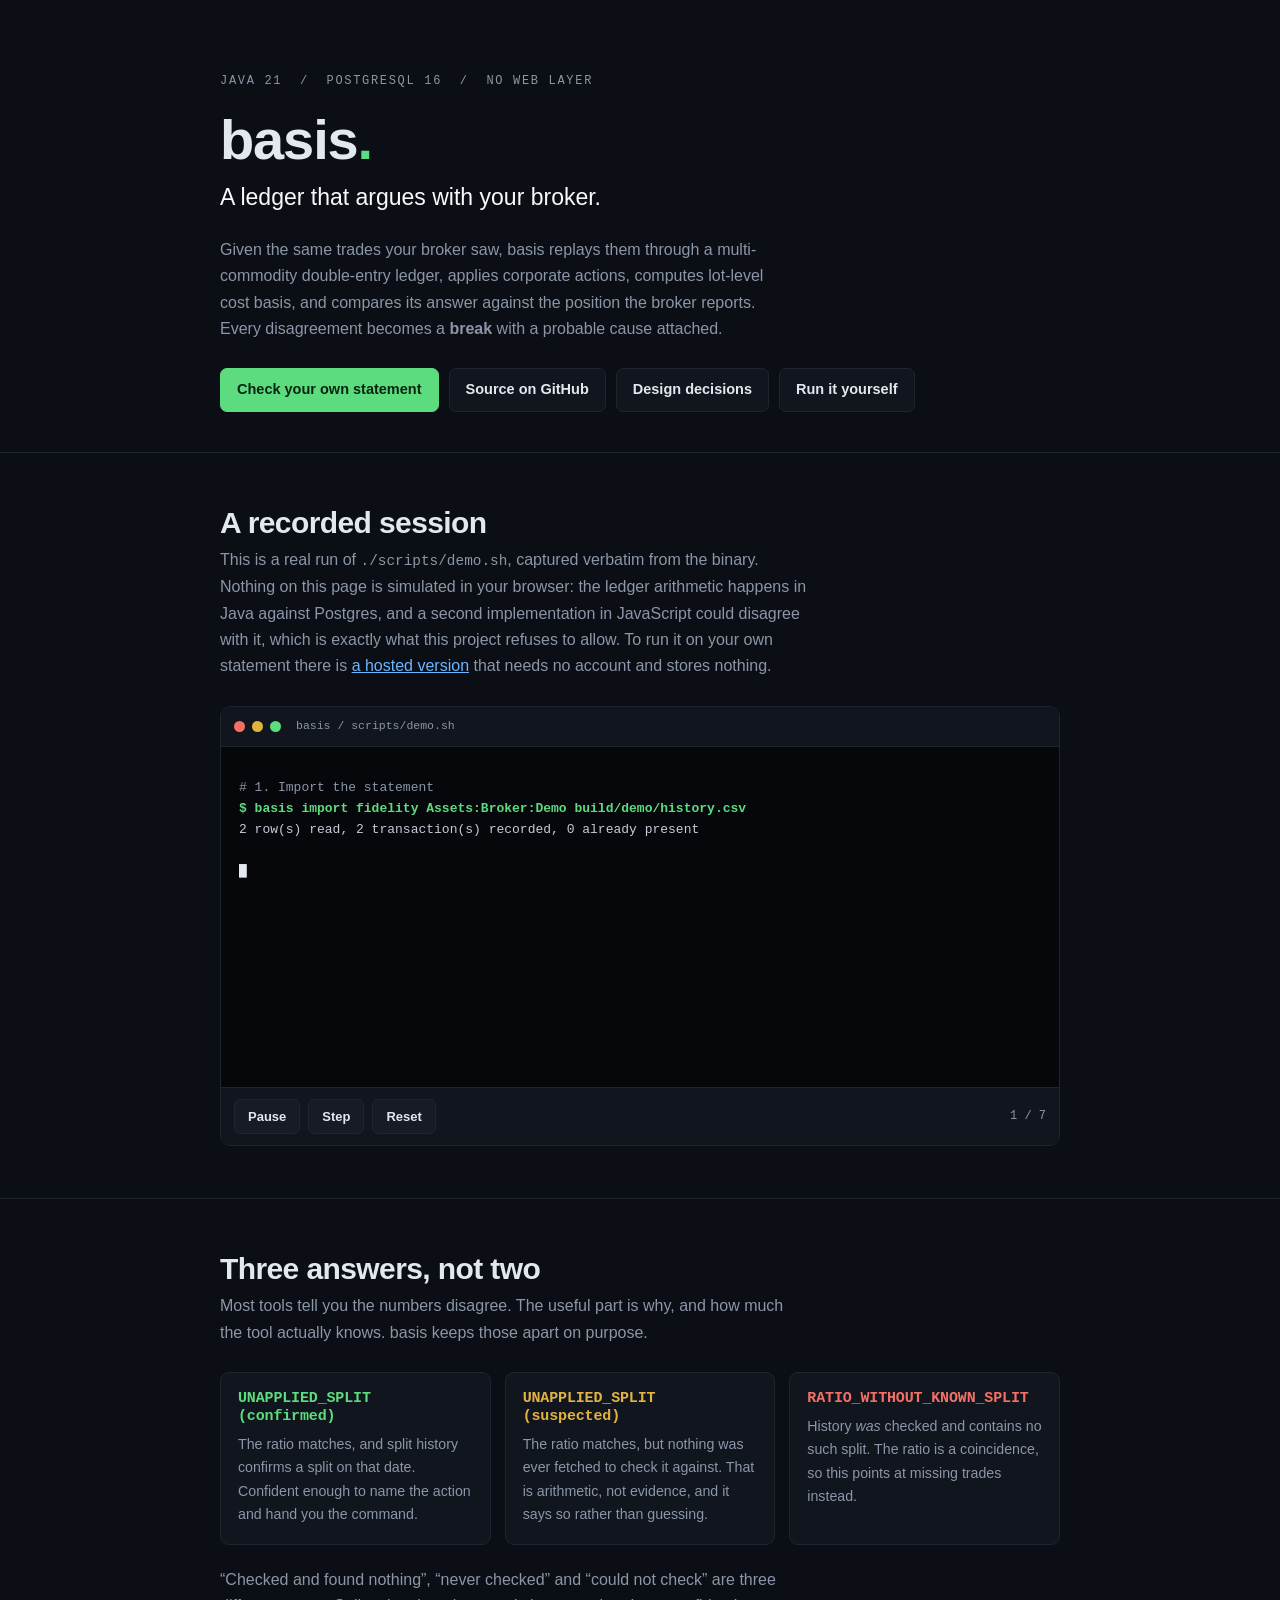
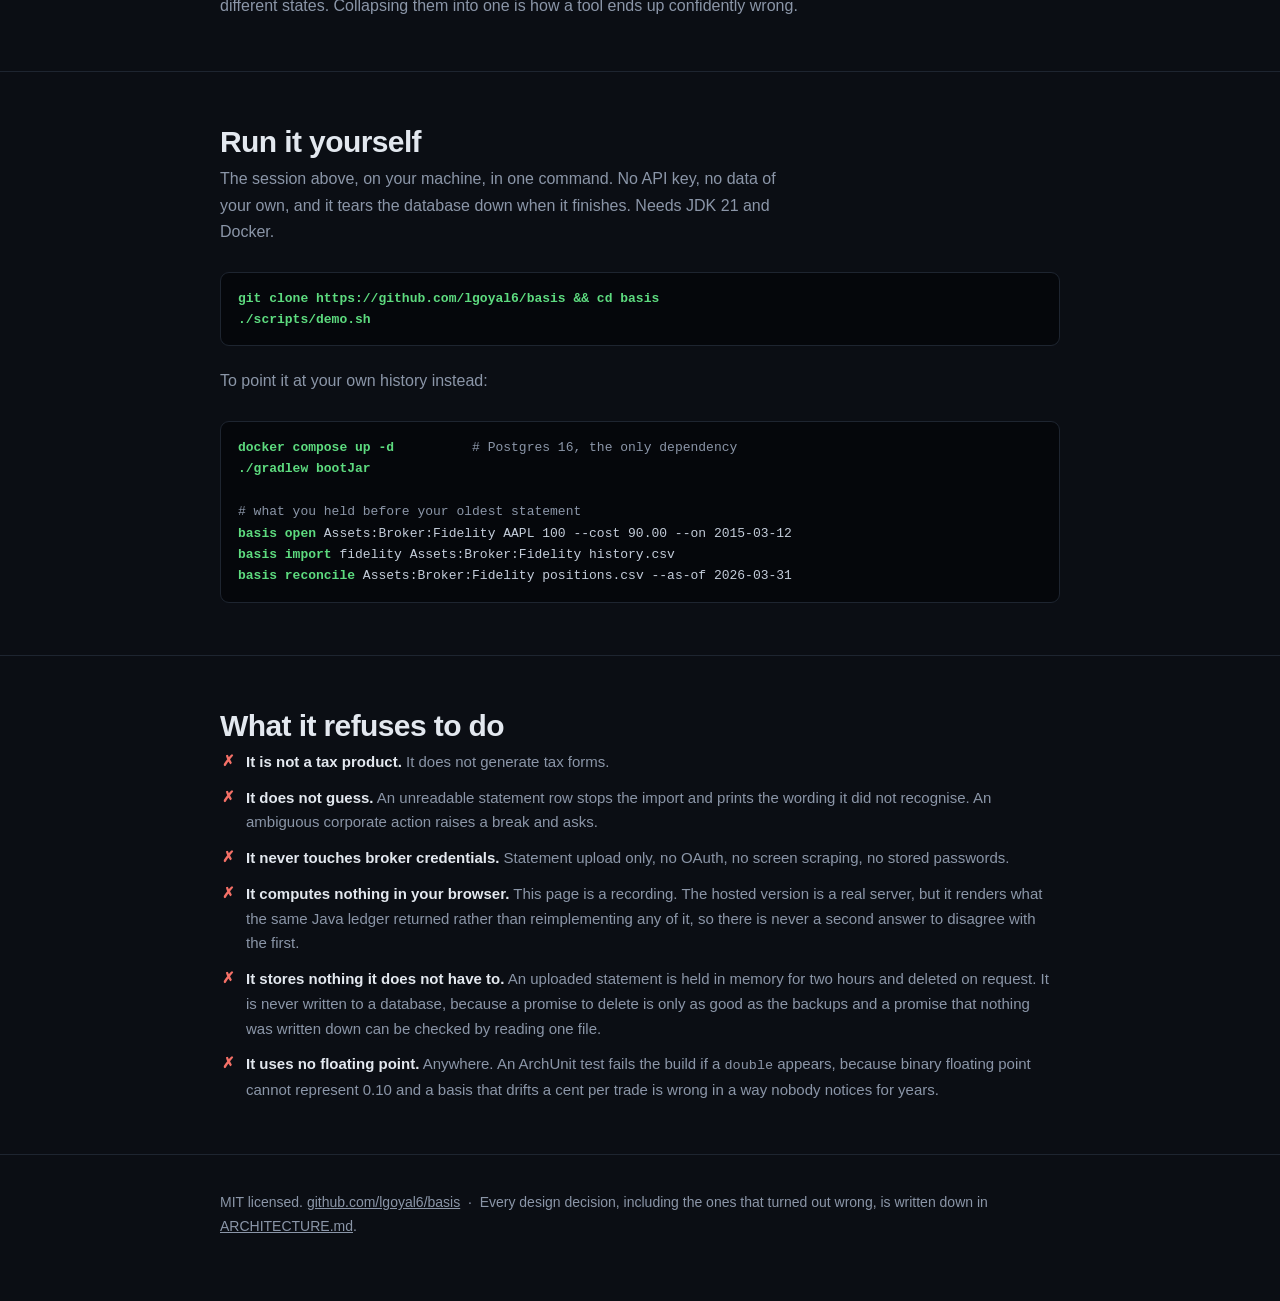
<file: site/index.html>
<!doctype html>
<html lang="en">
<head>
<meta charset="utf-8">
<meta name="viewport" content="width=device-width, initial-scale=1">
<title>basis, a ledger that argues with your broker</title>
<meta name="description" content="Recomputes brokerage positions from transaction history and reports every disagreement with the broker as a break with a probable cause attached.">
<link rel="icon" href="data:image/svg+xml,<svg xmlns='http://www.w3.org/2000/svg' viewBox='0 0 16 16'><text y='13' font-size='13'>&#9878;</text></svg>">
<style>
  :root{
    --bg:#0b0e14; --panel:#11151d; --line:#1e2530; --ink:#e3e8ef; --dim:#8b96a8;
    --green:#5ddb7f; --amber:#e3b341; --blue:#6cb6ff; --red:#f47067; --white:#f7fafc;
    --mono:ui-monospace,SFMono-Regular,"SF Mono",Menlo,Consolas,monospace;
    --sans:-apple-system,BlinkMacSystemFont,"Segoe UI",Inter,Roboto,Helvetica,Arial,sans-serif;
  }
  *{box-sizing:border-box}
  html{-webkit-text-size-adjust:100%}
  body{margin:0;background:var(--bg);color:var(--ink);font-family:var(--sans);
       line-height:1.65;font-size:16px;-webkit-font-smoothing:antialiased}
  .wrap{max-width:880px;margin:0 auto;padding:0 20px}
  a{color:var(--blue)}
  h1,h2,h3{line-height:1.2;letter-spacing:-.02em}
  code{font-family:var(--mono);font-size:.9em}

  header{padding:72px 0 40px;border-bottom:1px solid var(--line)}
  .eyebrow{font-family:var(--mono);font-size:12px;letter-spacing:.14em;text-transform:uppercase;color:var(--dim);margin:0 0 14px}
  h1{font-size:clamp(34px,6vw,56px);margin:0 0 6px;font-weight:680}
  h1 .dot{color:var(--green)}
  .tag{font-size:clamp(18px,2.6vw,23px);color:var(--white);margin:0 0 20px;font-weight:500}
  .lede{color:var(--dim);max-width:64ch;margin:0 0 26px}
  .btns{display:flex;flex-wrap:wrap;gap:10px}
  .btn{display:inline-block;padding:9px 16px;border-radius:7px;text-decoration:none;
       font-size:14.5px;font-weight:560;border:1px solid var(--line);color:var(--ink);background:var(--panel)}
  .btn.p{background:var(--green);border-color:var(--green);color:#06240f}
  .btn:hover{border-color:#313d4d}

  section{padding:52px 0;border-bottom:1px solid var(--line)}
  section h2{font-size:clamp(22px,3.4vw,30px);margin:0 0 6px}
  .sub{color:var(--dim);margin:0 0 26px;max-width:66ch}

  /* terminal */
  .term{background:#05070b;border:1px solid var(--line);border-radius:10px;overflow:hidden}
  .bar{display:flex;align-items:center;gap:7px;padding:10px 13px;background:var(--panel);border-bottom:1px solid var(--line)}
  .bar i{width:11px;height:11px;border-radius:50%;display:block}
  .bar .t{margin-left:8px;font-family:var(--mono);font-size:11.5px;color:var(--dim)}
  .screen{padding:16px 18px;font-family:var(--mono);font-size:13px;line-height:1.62;
          min-height:340px;max-height:60vh;overflow:auto;white-space:pre-wrap;word-break:break-word}
  .screen .cmd{color:var(--green);font-weight:600}
  .screen .out{color:#c3ccd9}
  .screen .head{color:var(--white);font-weight:600}
  .screen .ok{color:var(--green)}
  .screen .warn{color:var(--amber)}
  .screen .cmdhint{color:var(--blue);font-weight:600}
  .screen .step{color:var(--dim);margin-top:14px;display:block}
  .screen .note{color:var(--amber);opacity:.92;display:block;margin-top:6px}
  .screen .cur{animation:blink 1.05s step-end infinite}
  @keyframes blink{50%{opacity:0}}

  .ctl{display:flex;flex-wrap:wrap;gap:8px;align-items:center;padding:11px 13px;
       background:var(--panel);border-top:1px solid var(--line)}
  .ctl button{font:inherit;font-size:13px;font-weight:560;padding:6px 13px;border-radius:6px;
              border:1px solid var(--line);background:#161b25;color:var(--ink);cursor:pointer}
  .ctl button:hover:not(:disabled){border-color:#3a465a}
  .ctl button:disabled{opacity:.4;cursor:default}
  .ctl .prog{margin-left:auto;font-family:var(--mono);font-size:12px;color:var(--dim)}

  .cards{display:grid;gap:14px;grid-template-columns:repeat(auto-fit,minmax(238px,1fr))}
  .card{background:var(--panel);border:1px solid var(--line);border-radius:9px;padding:17px}
  .card h3{font-size:15px;margin:0 0 7px;font-family:var(--mono);letter-spacing:-.01em}
  .card p{margin:0;font-size:14.2px;color:var(--dim)}
  .card.g h3{color:var(--green)} .card.a h3{color:var(--amber)} .card.r h3{color:var(--red)}

  pre.sh{background:#05070b;border:1px solid var(--line);border-radius:9px;padding:15px 17px;
      overflow-x:auto;font-family:var(--mono);font-size:13px;color:#c3ccd9;margin:0}
  pre.sh b{color:var(--green);font-weight:600}
  pre.sh i{color:var(--dim);font-style:normal}

  ul.plain{list-style:none;padding:0;margin:0;display:grid;gap:11px}
  ul.plain li{padding-left:26px;position:relative;color:var(--dim);font-size:15px}
  ul.plain li::before{content:"\2717";position:absolute;left:2px;top:-1px;color:var(--red);font-weight:700}
  ul.plain li b{color:var(--ink);font-weight:600}

  footer{padding:36px 0 64px;color:var(--dim);font-size:14px}
  footer a{color:var(--dim)}
  @media(max-width:560px){.screen{font-size:11.6px}header{padding:48px 0 32px}}
</style>
</head>
<body>

<header>
  <div class="wrap">
    <p class="eyebrow">Java 21 &nbsp;/&nbsp; PostgreSQL 16 &nbsp;/&nbsp; no web layer</p>
    <h1>basis<span class="dot">.</span></h1>
    <p class="tag">A ledger that argues with your broker.</p>
    <p class="lede">Given the same trades your broker saw, basis replays them through a
      multi-commodity double-entry ledger, applies corporate actions, computes lot-level cost
      basis, and compares its answer against the position the broker reports. Every
      disagreement becomes a <strong>break</strong> with a probable cause attached.</p>
    <div class="btns">
      <a class="btn p" href="https://basis-web-production.up.railway.app">Check your own statement</a>
      <a class="btn" href="https://github.com/lgoyal6/basis">Source on GitHub</a>
      <a class="btn" href="https://github.com/lgoyal6/basis/blob/main/docs/ARCHITECTURE.md">Design decisions</a>
      <a class="btn" href="#try">Run it yourself</a>
    </div>
  </div>
</header>

<section>
  <div class="wrap">
    <h2>A recorded session</h2>
    <p class="sub">This is a real run of <code>./scripts/demo.sh</code>, captured verbatim from
      the binary. Nothing on this page is simulated in your browser: the ledger arithmetic
      happens in Java against Postgres, and a second implementation in JavaScript could
      disagree with it, which is exactly what this project refuses to allow. To run it on your
      own statement there is
      <a href="https://basis-web-production.up.railway.app">a hosted version</a> that needs no
      account and stores nothing.</p>

    <div class="term">
      <div class="bar">
        <i style="background:#f47067"></i><i style="background:#e3b341"></i><i style="background:#5ddb7f"></i>
        <span class="t">basis / scripts/demo.sh</span>
      </div>
      <div class="screen" id="screen" role="log" aria-live="polite"></div>
      <div class="ctl">
        <button id="play">Play</button>
        <button id="next">Step</button>
        <button id="reset">Reset</button>
        <span class="prog" id="prog"></span>
      </div>
    </div>
  </div>
</section>

<section>
  <div class="wrap">
    <h2>Three answers, not two</h2>
    <p class="sub">Most tools tell you the numbers disagree. The useful part is why, and how
      much the tool actually knows. basis keeps those apart on purpose.</p>
    <div class="cards">
      <div class="card g">
        <h3>UNAPPLIED_SPLIT (confirmed)</h3>
        <p>The ratio matches, and split history confirms a split on that date. Confident enough
          to name the action and hand you the command.</p>
      </div>
      <div class="card a">
        <h3>UNAPPLIED_SPLIT (suspected)</h3>
        <p>The ratio matches, but nothing was ever fetched to check it against. That is
          arithmetic, not evidence, and it says so rather than guessing.</p>
      </div>
      <div class="card r">
        <h3>RATIO_WITHOUT_KNOWN_SPLIT</h3>
        <p>History <em>was</em> checked and contains no such split. The ratio is a coincidence,
          so this points at missing trades instead.</p>
      </div>
    </div>
    <p class="sub" style="margin-top:22px;margin-bottom:0">&ldquo;Checked and found nothing&rdquo;,
      &ldquo;never checked&rdquo; and &ldquo;could not check&rdquo; are three different states.
      Collapsing them into one is how a tool ends up confidently wrong.</p>
  </div>
</section>

<section id="try">
  <div class="wrap">
    <h2>Run it yourself</h2>
    <p class="sub">The session above, on your machine, in one command. No API key, no data of
      your own, and it tears the database down when it finishes. Needs JDK 21 and Docker.</p>
<pre class="sh"><b>git clone https://github.com/lgoyal6/basis &amp;&amp; cd basis</b>
<b>./scripts/demo.sh</b></pre>
    <p class="sub" style="margin-top:22px">To point it at your own history instead:</p>
<pre class="sh"><b>docker compose up -d</b>          <i># Postgres 16, the only dependency</i>
<b>./gradlew bootJar</b>

<i># what you held before your oldest statement</i>
<b>basis open</b> Assets:Broker:Fidelity AAPL 100 --cost 90.00 --on 2015-03-12
<b>basis import</b> fidelity Assets:Broker:Fidelity history.csv
<b>basis reconcile</b> Assets:Broker:Fidelity positions.csv --as-of 2026-03-31</pre>
  </div>
</section>

<section>
  <div class="wrap">
    <h2>What it refuses to do</h2>
    <ul class="plain">
      <li><b>It is not a tax product.</b> It does not generate tax forms.</li>
      <li><b>It does not guess.</b> An unreadable statement row stops the import and prints the
        wording it did not recognise. An ambiguous corporate action raises a break and asks.</li>
      <li><b>It never touches broker credentials.</b> Statement upload only, no OAuth, no
        screen scraping, no stored passwords.</li>
      <li><b>It computes nothing in your browser.</b> This page is a recording. The hosted
        version is a real server, but it renders what the same Java ledger returned rather than
        reimplementing any of it, so there is never a second answer to disagree with the
        first.</li>
      <li><b>It stores nothing it does not have to.</b> An uploaded statement is held in memory
        for two hours and deleted on request. It is never written to a database, because a
        promise to delete is only as good as the backups and a promise that nothing was written
        down can be checked by reading one file.</li>
      <li><b>It uses no floating point.</b> Anywhere. An ArchUnit test fails the build if a
        <code>double</code> appears, because binary floating point cannot represent 0.10 and a
        basis that drifts a cent per trade is wrong in a way nobody notices for years.</li>
    </ul>
  </div>
</section>

<footer>
  <div class="wrap">
    MIT licensed. <a href="https://github.com/lgoyal6/basis">github.com/lgoyal6/basis</a> &nbsp;&middot;&nbsp;
    Every design decision, including the ones that turned out wrong, is written down in
    <a href="https://github.com/lgoyal6/basis/blob/main/docs/ARCHITECTURE.md">ARCHITECTURE.md</a>.
  </div>
</footer>

<script>
/* A real run of scripts/demo.sh, captured verbatim from the binary. */
window.SESSION=[{"title":"Import the statement","lines":[{"k":"cmd","t":"$ basis import fidelity Assets:Broker:Demo build/demo/history.csv"},{"k":"out","t":"2 row(s) read, 2 transaction(s) recorded, 0 already present"},{"k":"gap","t":""}],"note":""},{"title":"Ask the broker's snapshot whether the ledger is right","lines":[{"k":"out","t":"   (the broker says 40 shares. basis computed 10.)"},{"k":"cmd","t":"$ basis reconcile Assets:Broker:Demo build/demo/positions.csv --as-of 2026-03-31"},{"k":"gap","t":""},{"k":"head","t":"[1]  2026-03-31  Assets:Broker:Demo:DEMO  DEMO  QUANTITY_MISMATCH"},{"k":"out","t":"  broker 40, computed 10"},{"k":"warn","t":"  UNAPPLIED_SPLIT (suspected)"},{"k":"ok","t":"  The broker reports 4 for 1 of what basis computed, which is the shape of an unapplied split. The split history for DEMO cannot confirm or rule that out because it has never been fetched, so this is arithmetic and not evidence."},{"k":"warn","t":"  next: Refresh the reference data for DEMO and reconcile again."},{"k":"gap","t":""},{"k":"out","t":"1 break(s) recorded"},{"k":"gap","t":""}],"note":"Note the ratio was found, but it is only arithmetic. basis says so and stops."},{"title":"Tell basis about the split, as if from a broker notice","lines":[{"k":"out","t":"   (refresh-splits would fetch this from a provider. cache-split needs no key.)"},{"k":"cmd","t":"$ basis cache-split DEMO 4:1 --on 2020-08-31"},{"k":"ok","t":"recorded a 4 for 1 split of DEMO on 2020-08-31, sourced as manual"},{"k":"gap","t":""}],"note":""},{"title":"Reconcile again. Same numbers, but now there is evidence","lines":[{"k":"cmd","t":"$ basis reconcile Assets:Broker:Demo build/demo/positions.csv --as-of 2026-03-31"},{"k":"gap","t":""},{"k":"head","t":"[2]  2026-03-31  Assets:Broker:Demo:DEMO  DEMO  QUANTITY_MISMATCH"},{"k":"out","t":"  broker 40, computed 10"},{"k":"ok","t":"  UNAPPLIED_SPLIT (confirmed)"},{"k":"out","t":"  The broker reports 4 for 1 of what basis computed, and DEMO had a 4 for 1 split effective 2020-08-31 that this history never applied."},{"k":"warn","t":"  next: Apply the 4 for 1 split of DEMO dated 2020-08-31 and reconcile again."},{"k":"cmdhint","t":"  run:  basis apply break 2"},{"k":"gap","t":""},{"k":"out","t":"1 break(s) recorded"},{"k":"gap","t":""}],"note":""},{"title":"Do what it said, using the id the output just gave us","lines":[{"k":"cmd","t":"$ basis apply break 2"},{"k":"ok","t":"the 4 for 1 split of DEMO dated 2020-08-31 applied"},{"k":"out","t":"break 2 settled as ACCEPTED. Reconcile again to confirm nothing is left."},{"k":"gap","t":""}],"note":""},{"title":"Confirm nothing is left","lines":[{"k":"cmd","t":"$ basis reconcile Assets:Broker:Demo build/demo/positions.csv --as-of 2026-03-31"},{"k":"ok","t":"no breaks: 1 reported position(s) agree with the ledger"},{"k":"gap","t":""}],"note":""},{"title":"Invariant 7: throw the derived state away and replay it from the postings","lines":[{"k":"cmd","t":"$ basis rebuild"},{"k":"out","t":"rebuilt: 3 positions, 2 lots, 0 realized gains"},{"k":"out","t":"hash: 9c078826ba10b2e03669a57ebdc1feebc6e09d7d25c4ff0f26505fbc22e5200d"},{"k":"gap","t":""}],"note":"Done. The ledger and the broker now agree, and every step is in the posting table."}];
</script>
<script>
(function(){
  var steps = window.SESSION || [];
  var screenEl = document.getElementById('screen');
  var playBtn = document.getElementById('play');
  var nextBtn = document.getElementById('next');
  var resetBtn = document.getElementById('reset');
  var progEl = document.getElementById('prog');
  var at = 0, timer = null, playing = false;

  function esc(s){ return s.replace(/&/g,'&amp;').replace(/</g,'&lt;').replace(/>/g,'&gt;'); }

  function renderStep(step, n){
    var html = '<span class="step">' + esc('# ' + n + '. ' + step.title) + '</span>';
    step.lines.forEach(function(l){
      if (l.k === 'gap') { html += '\n'; return; }
      var text = l.k === 'cmd' ? l.t : l.t;
      html += '<span class="' + l.k + '">' + esc(text) + '</span>\n';
    });
    if (step.note) html += '<span class="note">' + esc('  ' + step.note) + '</span>';
    return html;
  }

  function draw(){
    var out = '';
    for (var i = 0; i < at; i++) out += renderStep(steps[i], i + 1);
    if (at < steps.length) out += '<span class="cur">&#9608;</span>';
    screenEl.innerHTML = out;
    screenEl.scrollTop = screenEl.scrollHeight;
    progEl.textContent = at + ' / ' + steps.length;
    nextBtn.disabled = at >= steps.length;
    playBtn.textContent = playing ? 'Pause' : (at >= steps.length ? 'Replay' : 'Play');
  }

  function step(){
    if (at >= steps.length) { stop(); return; }
    at++; draw();
    if (playing && at < steps.length) timer = setTimeout(step, 1500);
    else if (playing) stop();
  }
  function stop(){ playing = false; clearTimeout(timer); draw(); }

  playBtn.addEventListener('click', function(){
    if (playing) { stop(); return; }
    if (at >= steps.length) at = 0;
    playing = true; draw(); step();
  });
  nextBtn.addEventListener('click', function(){ stop(); at++; draw(); });
  resetBtn.addEventListener('click', function(){ stop(); at = 0; draw(); });

  draw();
  // Start on its own once, so the page shows what it is without a click.
  if (steps.length) { playing = true; draw(); timer = setTimeout(step, 700); }
})();
</script>
</body>
</html>
</file>
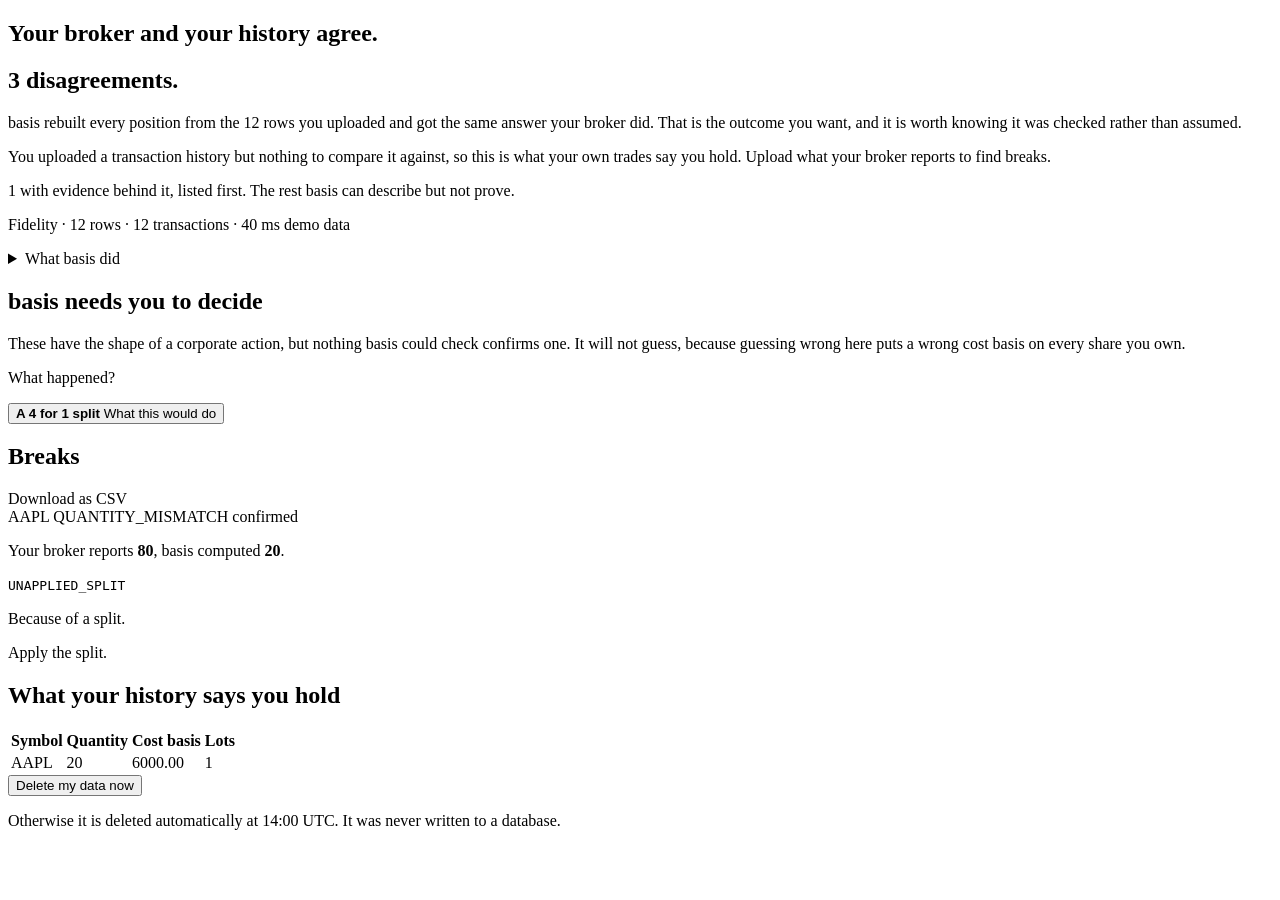
<file: src/main/resources/templates/breaks.html>
<!doctype html>
<html lang="en" xmlns:th="http://www.thymeleaf.org"
      th:replace="~{layout :: page('Your breaks', ~{::main})}">
<main class="wrap">
  <section class="summary">
    <h1 th:if="${result.isClean()}">Your broker and your history agree.</h1>
    <h1 th:unless="${result.isClean()}">
      <span th:text="${result.breaks().size()}">3</span> disagreement<span
        th:if="${result.breaks().size() != 1}">s</span>.
    </h1>

    <p class="lede" th:if="${result.isClean() and result.reconciled()}">
      basis rebuilt every position from the
      <span th:text="${result.rowsRead()}">12</span> rows you uploaded and got the same answer
      your broker did. That is the outcome you want, and it is worth knowing it was checked
      rather than assumed.</p>

    <p class="lede" th:unless="${result.reconciled()}">
      You uploaded a transaction history but nothing to compare it against, so this is what
      your own trades say you hold. Upload what your broker reports to find breaks.</p>

    <p class="lede" th:if="${!result.isClean()}">
      <span th:text="${result.confirmedCount()}">1</span> with evidence behind
      <span th:text="${result.confirmedCount() == 1 ? 'it' : 'them'}">it</span>, listed first.
      The rest basis can describe but not prove.</p>

    <p class="meta">
      <span th:text="${brokerName}">Fidelity</span> ·
      <span th:text="${result.rowsRead()}">12</span> rows ·
      <span th:text="${result.transactions()}">12</span> transactions ·
      <span th:text="${result.totalMillis()}">40</span> ms
      <span th:if="${upload.demo()}" class="badge">demo data</span>
    </p>

    <details class="stages">
      <summary>What basis did</summary>
      <ol>
        <li th:each="s : ${result.stages()}">
          <b th:text="${s.name()}">Parse</b>
          <span th:text="${s.detail()}">12 rows</span>
          <i th:text="${s.millis()} + ' ms'">4 ms</i>
        </li>
      </ol>
    </details>
  </section>

  <div id="results">
  <section class="questions" th:if="${!result.ambiguities().isEmpty()}">
    <h2>basis needs you to decide</h2>
    <p class="lede">These have the shape of a corporate action, but nothing basis could check
      confirms one. It will not guess, because guessing wrong here puts a wrong cost basis on
      every share you own.</p>

    <article class="question" th:each="q : ${result.ambiguities()}">
      <p class="prompt" th:text="${q.prompt()}">What happened?</p>
      <div class="options">
        <!-- hx-boost style: posts and replaces the whole results region in place, so the
             page does not jump back to the top after every decision. Falls back to an
             ordinary form post when htmx is not there. -->
        <form method="post" th:action="@{/resolve}" th:each="o : ${q.options()}"
              hx-post="/resolve" hx-target="#results" hx-select="#results"
              hx-swap="outerHTML" hx-disabled-elt="find button">
          <input type="hidden" name="kind" th:value="${o.kind()}">
          <input type="hidden" name="symbol" th:value="${q.symbol()}">
          <input type="hidden" name="detail" th:value="${o.detail()}">
          <input type="hidden" name="on" th:value="${q.on()}">
          <button type="submit" th:classappend="${o.kind().isEmpty()} ? 'plain' : 'choice'">
            <b th:text="${o.label()}">A 4 for 1 split</b>
            <span th:text="${o.consequence()}">What this would do</span>
          </button>
        </form>
      </div>
    </article>
  </section>

  <section class="breaks" th:if="${!result.breaks().isEmpty()}">
    <div class="breaks-head">
      <h2>Breaks</h2>
      <a class="export" th:href="@{/breaks.csv}">Download as CSV</a>
    </div>

    <article class="break" th:each="b : ${result.breaks()}"
             th:classappend="${b.cause().confident()} ? 'confirmed' : 'suspected'">
      <div class="bhead">
        <span class="sym" th:text="${b.commodity().symbol()}">AAPL</span>
        <span class="type" th:text="${b.type()}">QUANTITY_MISMATCH</span>
        <span class="conf" th:text="${b.cause().code() == 'RATIO_WITHOUT_KNOWN_SPLIT' ? 'split ruled out' : (b.cause().confident() ? 'confirmed' : 'suspected')}">confirmed</span>
      </div>
      <p class="numbers">
        Your broker reports <b th:text="${b.brokerQuantity()}">80</b>,
        basis computed <b th:text="${b.computedQuantity()}">20</b>.
      </p>
      <p class="cause"><code th:text="${b.cause().code()}">UNAPPLIED_SPLIT</code></p>
      <p class="why" th:text="${b.cause().explanation()}">Because of a split.</p>
      <p class="do" th:if="${!b.cause().suggestedAction().isEmpty()}"
         th:text="${b.cause().suggestedAction()}">Apply the split.</p>
    </article>
  </section>

  <section class="positions" th:if="${!result.positions().isEmpty()}">
    <h2>What your history says you hold</h2>
    <table>
      <thead><tr><th>Symbol</th><th class="num">Quantity</th><th class="num">Cost basis</th><th class="num">Lots</th></tr></thead>
      <tbody>
        <tr th:each="p : ${result.positions()}">
          <td th:text="${p.symbol()}">AAPL</td>
          <td class="num" th:text="${p.quantity()}">20</td>
          <td class="num" th:text="${p.costBasis()}">6000.00</td>
          <td class="num" th:text="${p.lots()}">1</td>
        </tr>
      </tbody>
    </table>
  </section>

  </div>

  <section class="cleanup">
    <form method="post" th:action="@{/delete}">
      <button type="submit" class="danger">Delete my data now</button>
    </form>
    <p class="tiny">Otherwise it is deleted automatically
      <span th:if="${expiresAt}">at <span th:text="${#temporals.format(expiresAt, 'HH:mm')} + ' UTC'">14:00 UTC</span></span>.
      It was never written to a database.</p>
  </section>
</main>
</html>
</file>
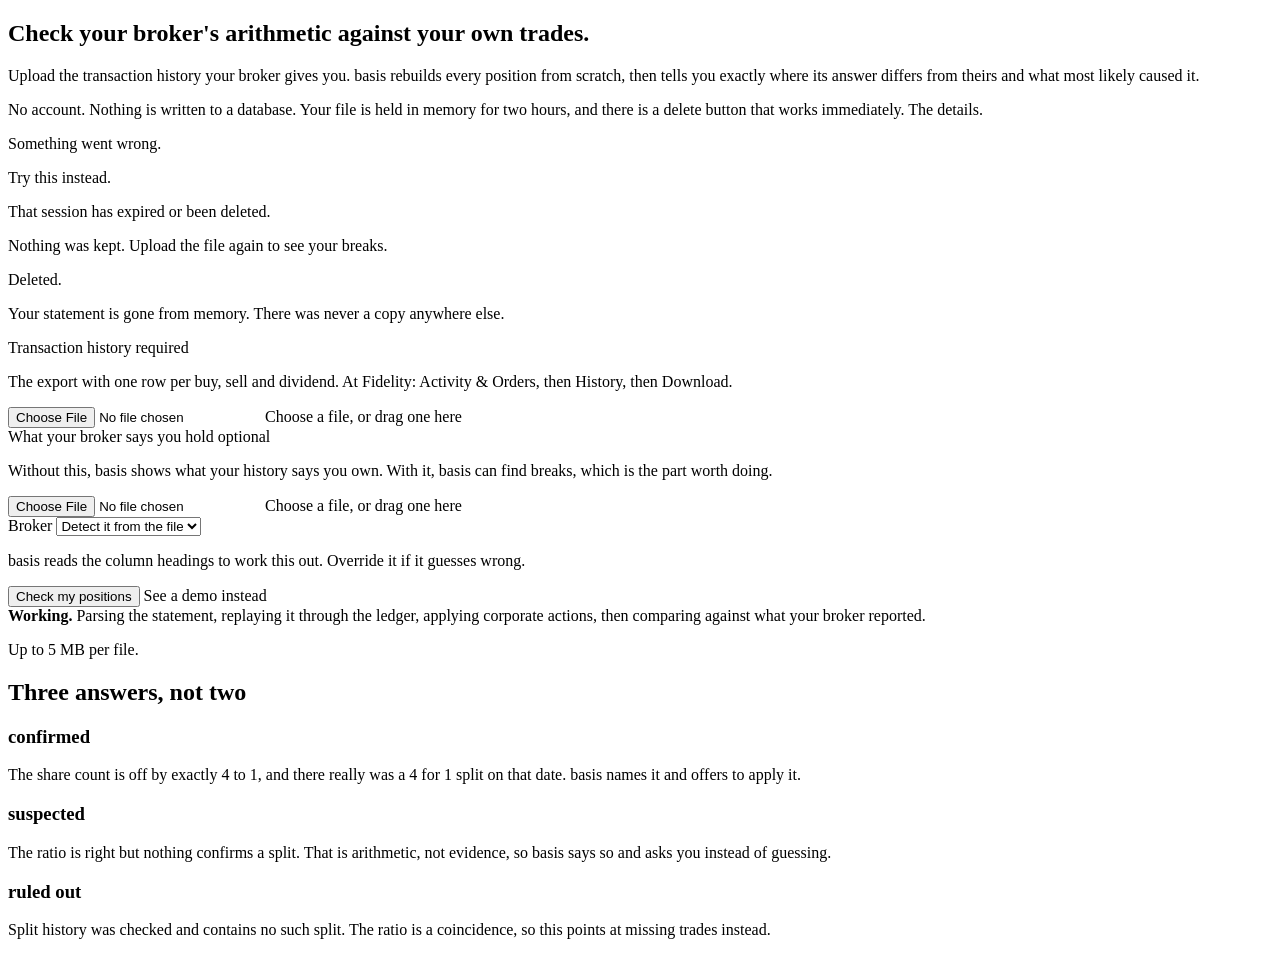
<file: src/main/resources/templates/landing.html>
<!doctype html>
<html lang="en" xmlns:th="http://www.thymeleaf.org"
      th:replace="~{layout :: page('Check your positions', ~{::main})}">
<main class="wrap">
  <section class="hero">
    <h1>Check your broker's arithmetic against your own trades.</h1>
    <p class="lede">Upload the transaction history your broker gives you. basis rebuilds every
      position from scratch, then tells you exactly where its answer differs from theirs and
      what most likely caused it.</p>

    <p class="promise">No account. Nothing is written to a database. Your file is held in
      memory for two hours, and there is a delete button that works immediately.
      <a th:href="@{/privacy}">The details</a>.</p>
  </section>

  <div class="alert" th:if="${problem}">
    <p class="what" th:text="${problem}">Something went wrong.</p>
    <p class="next" th:text="${nextStep}">Try this instead.</p>
  </div>

  <div class="alert quiet" th:if="${param.expired}">
    <p class="what">That session has expired or been deleted.</p>
    <p class="next">Nothing was kept. Upload the file again to see your breaks.</p>
  </div>

  <div class="alert good" th:if="${param.deleted}">
    <p class="what">Deleted.</p>
    <p class="next">Your statement is gone from memory. There was never a copy anywhere else.</p>
  </div>

  <section class="card">
    <!-- An ordinary form POST, deliberately. htmx could swap the result in, but the upload
         is the one request whose failure has to render a full page with a message on it, and
         a body swap against a redirect is a worse way to get there than a page load. htmx is
         used on the results page, where an in-place update actually earns its keep. -->
    <form method="post" th:action="@{/check}" enctype="multipart/form-data" id="upload">
      <div class="field">
        <label for="history">Transaction history <span class="req">required</span></label>
        <p class="hint">The export with one row per buy, sell and dividend. At Fidelity:
          Activity &amp; Orders, then History, then Download.</p>
        <label class="drop" for="history">
          <input type="file" id="history" name="history" accept=".csv,text/csv" required>
          <span class="drop-hint">Choose a file, or drag one here</span>
        </label>
      </div>

      <div class="field">
        <label for="positions">What your broker says you hold <span class="opt">optional</span></label>
        <p class="hint">Without this, basis shows what your history says you own. With it, basis
          can find breaks, which is the part worth doing.</p>
        <label class="drop" for="positions">
          <input type="file" id="positions" name="positions" accept=".csv,text/csv">
          <span class="drop-hint">Choose a file, or drag one here</span>
        </label>
      </div>

      <div class="field inline">
        <label for="broker">Broker</label>
        <select id="broker" name="broker">
          <option value="auto" selected>Detect it from the file</option>
          <option th:each="b : ${brokers}" th:value="${b}" th:text="${b}">fidelity</option>
        </select>
        <p class="hint">basis reads the column headings to work this out. Override it if it guesses wrong.</p>
      </div>

      <div class="actions">
        <button type="submit" class="primary">Check my positions</button>
        <a class="secondary" th:href="@{/demo}">See a demo instead</a>
      </div>

      <!-- Named stages rather than a spinner. On a large history these take real time, and
           "parsing 4,000 rows" is a different kind of waiting from "no idea what is
           happening". Driven by htmx's request class, so it needs no script of its own. -->
      <div id="working" class="working">
        <span class="spin" aria-hidden="true"></span>
        <span class="stages-live">
          <b>Working.</b>
          Parsing the statement, replaying it through the ledger, applying corporate actions,
          then comparing against what your broker reported.
        </span>
      </div>
      <p class="tiny">Up to <span th:text="${limits.maxDescription()}">5 MB</span> per file.</p>
    </form>

    <script>
      // Reveals the stage list while the upload is in flight and stops a second submit.
      // Six lines rather than a framework, because that is all this needs, and with scripts
      // disabled the form still posts and still works.
      (function () {
        var form = document.getElementById('upload');
        var working = document.getElementById('working');
        if (!form || !working) return;
        form.addEventListener('submit', function () {
          working.classList.add('busy');
          var button = form.querySelector('button[type=submit]');
          if (button) { button.disabled = true; button.textContent = 'Working...'; }
        });
      })();
    </script>
  </section>

  <section class="explain">
    <h2>Three answers, not two</h2>
    <div class="cards">
      <div class="c ok">
        <h3>confirmed</h3>
        <p>The share count is off by exactly 4 to 1, and there really was a 4 for 1 split on that
          date. basis names it and offers to apply it.</p>
      </div>
      <div class="c warn">
        <h3>suspected</h3>
        <p>The ratio is right but nothing confirms a split. That is arithmetic, not evidence, so
          basis says so and asks you instead of guessing.</p>
      </div>
      <div class="c bad">
        <h3>ruled out</h3>
        <p>Split history was checked and contains no such split. The ratio is a coincidence, so
          this points at missing trades instead.</p>
      </div>
    </div>
  </section>
</main>
</html>
</file>
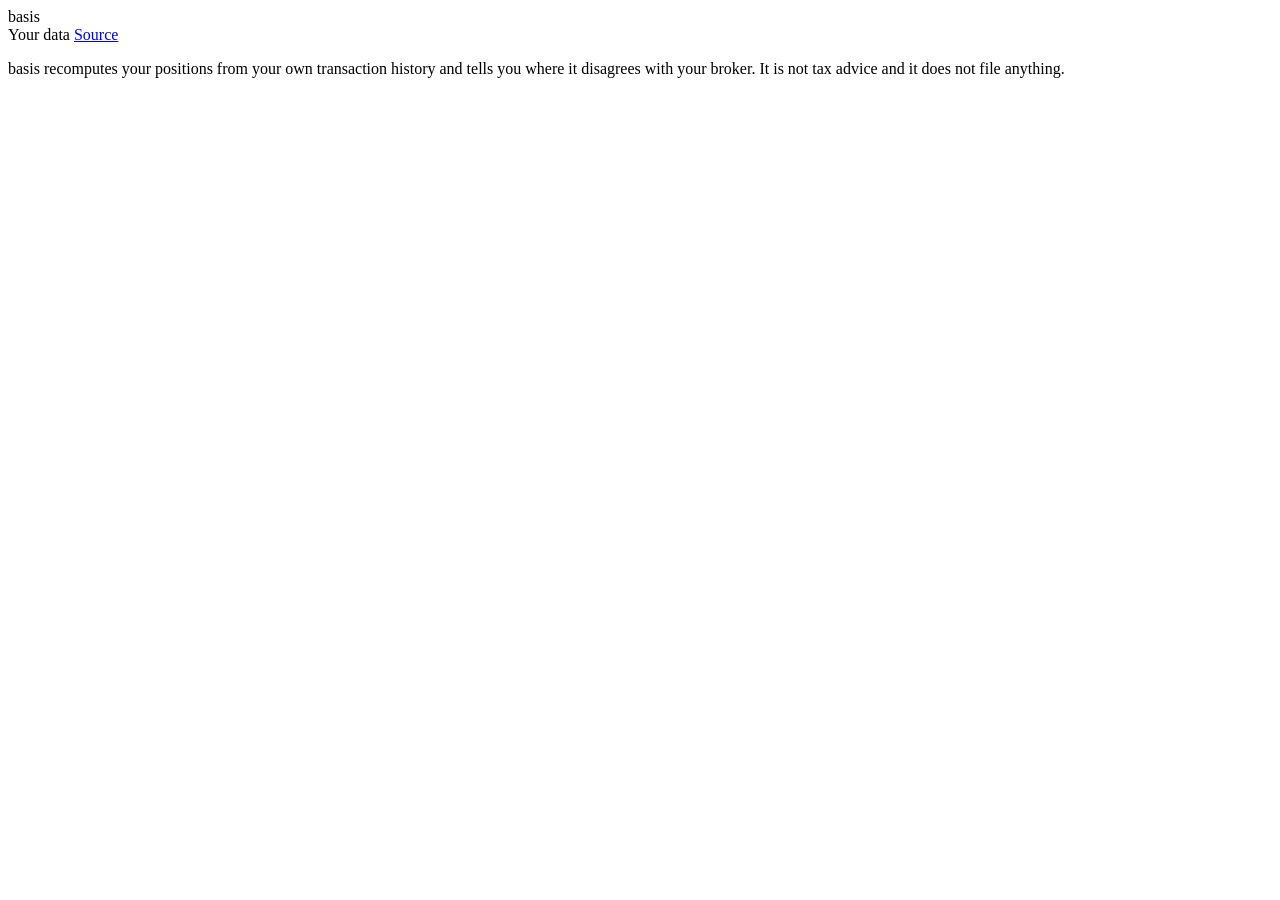
<file: src/main/resources/templates/layout.html>
<!doctype html>
<html lang="en" xmlns:th="http://www.thymeleaf.org" th:fragment="page(title, body)">
<head>
  <meta charset="utf-8">
  <meta name="viewport" content="width=device-width, initial-scale=1">
  <title th:text="${title} + ' | basis'">basis</title>
  <!-- A ruled tick in a box: what you draw next to a line you have checked. -->
  <link rel="icon" href="data:image/svg+xml,<svg xmlns='http://www.w3.org/2000/svg' viewBox='0 0 16 16'><rect width='16' height='16' fill='%231b1a17'/><path d='M3.5 8.6l3 3 6-7' stroke='%23fdfcfa' stroke-width='1.8' fill='none' stroke-linecap='square'/></svg>">
  <link rel="stylesheet" th:href="@{/basis.css}">
  <!-- Vendored, not from a CDN. A page asking a stranger to upload their trading history
       should not also be asking a third party to watch them do it. -->
  <script th:src="@{/vendor/htmx.min.js}" defer></script>
</head>
<body>
  <header class="top">
    <div class="wrap">
      <a class="brand" th:href="@{/}">basis</a>
      <nav>
        <a th:href="@{/privacy}">Your data</a>
        <a href="https://github.com/lgoyal6/basis">Source</a>
      </nav>
    </div>
  </header>
  <!-- th:replace swaps this tag out entirely, so any class here is discarded. The page
       fragments carry class="wrap" on their own <main> instead; that is the tag that
       actually renders. Putting it back here would silently do nothing. -->
  <main th:replace="${body}"></main>
  <footer class="wrap">
    <p>basis recomputes your positions from your own transaction history and tells you where it
      disagrees with your broker. It is not tax advice and it does not file anything.</p>
  </footer>
</body>
</html>
</file>
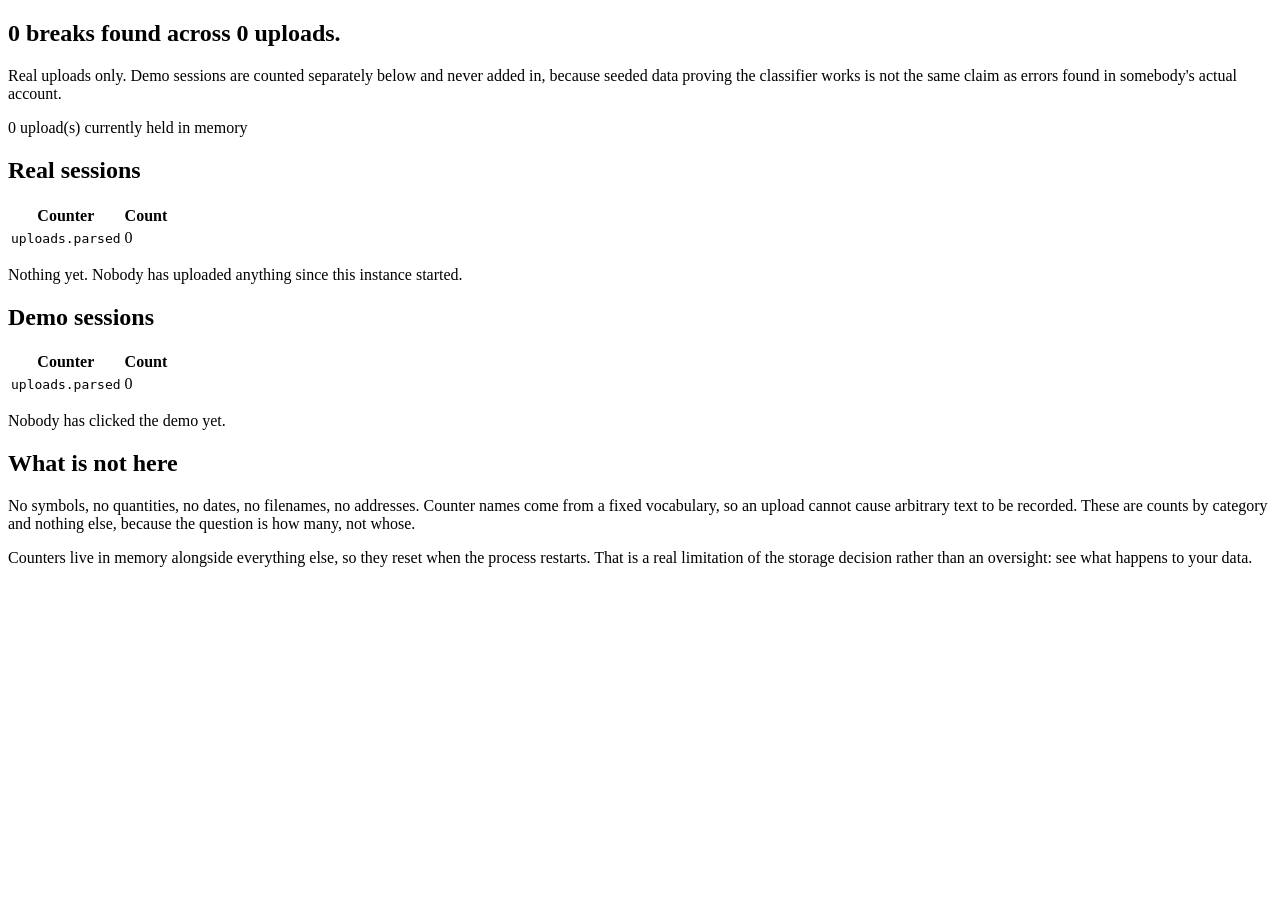
<file: src/main/resources/templates/metrics.html>
<!doctype html>
<html lang="en" xmlns:th="http://www.thymeleaf.org"
      th:replace="~{layout :: page('Numbers', ~{::main})}">
<main class="wrap">
  <section class="summary">
    <h1>
      <span th:text="${breaksFound}">0</span> break<span th:if="${breaksFound != 1}">s</span>
      found across <span th:text="${accounts}">0</span> upload<span th:if="${accounts != 1}">s</span>.
    </h1>
    <p class="lede">Real uploads only. Demo sessions are counted separately below and never
      added in, because seeded data proving the classifier works is not the same claim as
      errors found in somebody's actual account.</p>
    <p class="meta"><span th:text="${held}">0</span> upload(s) currently held in memory</p>
  </section>

  <section>
    <h2>Real sessions</h2>
    <table th:if="${!real.isEmpty()}">
      <thead><tr><th>Counter</th><th class="num">Count</th></tr></thead>
      <tbody>
        <tr th:each="e : ${real}">
          <td><code th:text="${e.key}">uploads.parsed</code></td>
          <td class="num" th:text="${e.value}">0</td>
        </tr>
      </tbody>
    </table>
    <p class="lede" th:if="${real.isEmpty()}">Nothing yet. Nobody has uploaded anything since
      this instance started.</p>
  </section>

  <section>
    <h2>Demo sessions</h2>
    <table th:if="${!demo.isEmpty()}">
      <thead><tr><th>Counter</th><th class="num">Count</th></tr></thead>
      <tbody>
        <tr th:each="e : ${demo}">
          <td><code th:text="${e.key}">uploads.parsed</code></td>
          <td class="num" th:text="${e.value}">0</td>
        </tr>
      </tbody>
    </table>
    <p class="lede" th:if="${demo.isEmpty()}">Nobody has clicked the demo yet.</p>
  </section>

  <section class="prose">
    <h2>What is not here</h2>
    <p>No symbols, no quantities, no dates, no filenames, no addresses. Counter names come from
      a fixed vocabulary, so an upload cannot cause arbitrary text to be recorded. These are
      counts by category and nothing else, because the question is how many, not whose.</p>
    <p>Counters live in memory alongside everything else, so they reset when the process
      restarts. That is a real limitation of the storage decision rather than an oversight:
      see <a th:href="@{/privacy}">what happens to your data</a>.</p>
  </section>
</main>
</html>
</file>
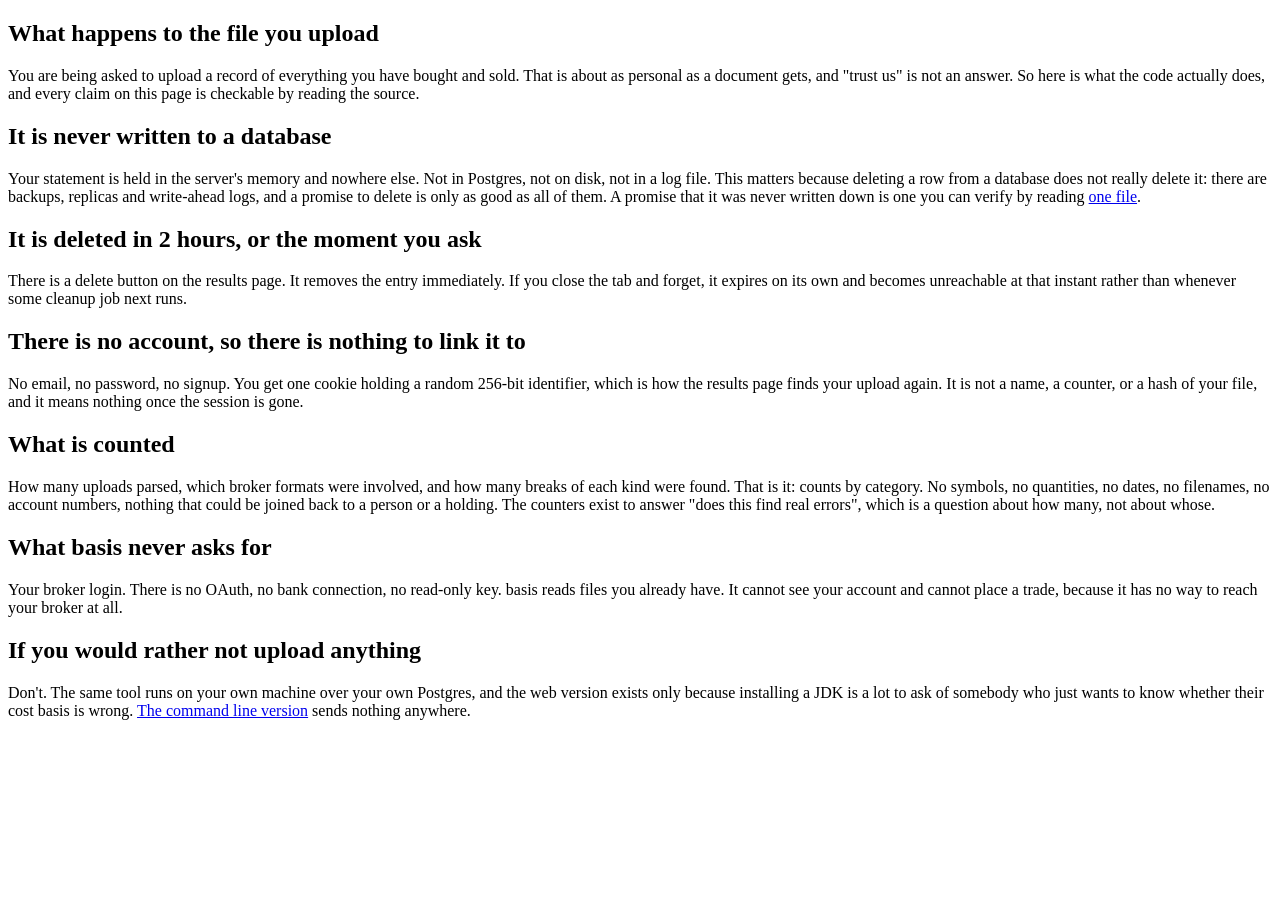
<file: src/main/resources/templates/privacy.html>
<!doctype html>
<html lang="en" xmlns:th="http://www.thymeleaf.org"
      th:replace="~{layout :: page('What happens to my data', ~{::main})}">
<main class="wrap">
  <section class="prose">
    <h1>What happens to the file you upload</h1>

    <p>You are being asked to upload a record of everything you have bought and sold. That is
      about as personal as a document gets, and "trust us" is not an answer. So here is what
      the code actually does, and every claim on this page is checkable by reading the source.</p>

    <h2>It is never written to a database</h2>
    <p>Your statement is held in the server's memory and nowhere else. Not in Postgres, not on
      disk, not in a log file. This matters because deleting a row from a database does not
      really delete it: there are backups, replicas and write-ahead logs, and a promise to
      delete is only as good as all of them. A promise that it was never written down is one
      you can verify by reading
      <a href="https://github.com/lgoyal6/basis/blob/main/src/main/java/com/basis/web/SessionStore.java">one
      file</a>.</p>

    <h2>It is deleted in <span th:text="${lifetime}">2 hours</span>, or the moment you ask</h2>
    <p>There is a delete button on the results page. It removes the entry immediately. If you
      close the tab and forget, it expires on its own and becomes unreachable at that instant
      rather than whenever some cleanup job next runs.</p>

    <h2>There is no account, so there is nothing to link it to</h2>
    <p>No email, no password, no signup. You get one cookie holding a random 256-bit
      identifier, which is how the results page finds your upload again. It is not a name, a
      counter, or a hash of your file, and it means nothing once the session is gone.</p>

    <h2>What is counted</h2>
    <p>How many uploads parsed, which broker formats were involved, and how many breaks of each
      kind were found. That is it: counts by category. No symbols, no quantities, no dates, no
      filenames, no account numbers, nothing that could be joined back to a person or a
      holding. The counters exist to answer "does this find real errors", which is a question
      about how many, not about whose.</p>

    <h2>What basis never asks for</h2>
    <p>Your broker login. There is no OAuth, no bank connection, no read-only key. basis reads
      files you already have. It cannot see your account and cannot place a trade, because it
      has no way to reach your broker at all.</p>

    <h2>If you would rather not upload anything</h2>
    <p>Don't. The same tool runs on your own machine over your own Postgres, and the web
      version exists only because installing a JDK is a lot to ask of somebody who just wants
      to know whether their cost basis is wrong.
      <a href="https://github.com/lgoyal6/basis">The command line version</a> sends nothing
      anywhere.</p>
  </section>
</main>
</html>
</file>
